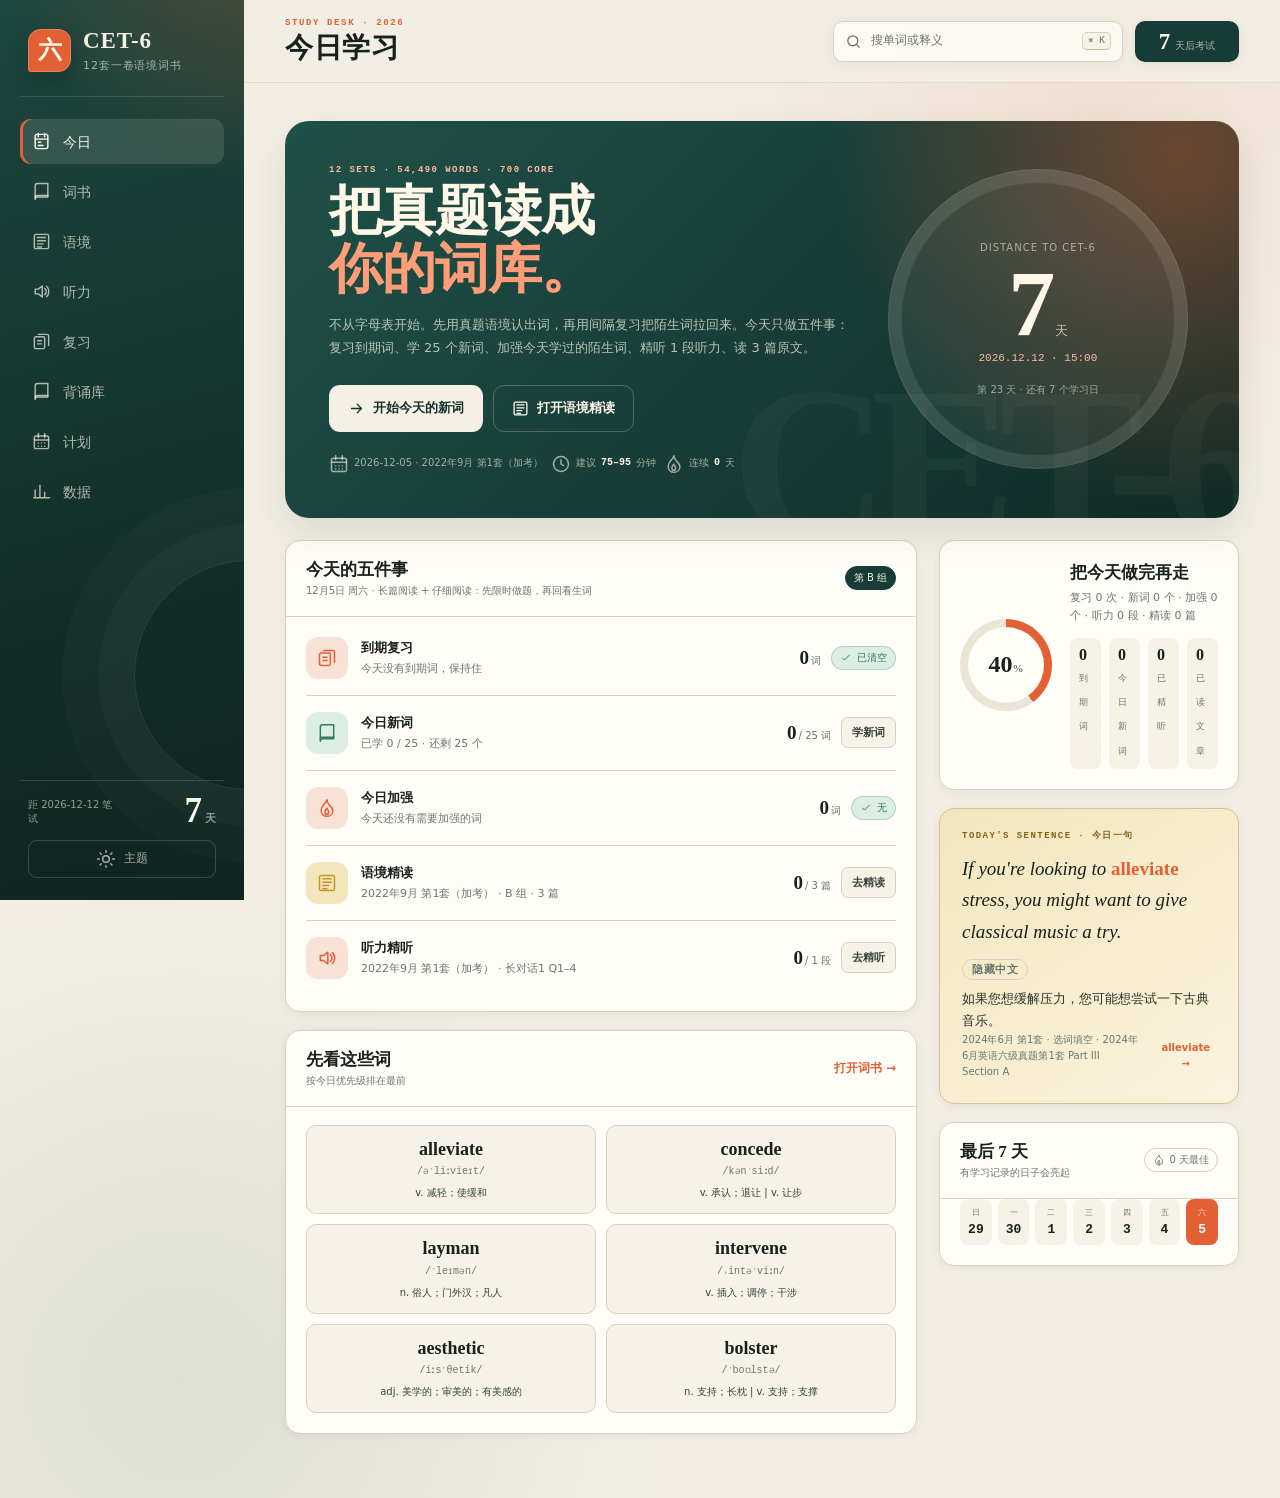
<file: site/index.html>
<!doctype html>
<html lang="zh-CN" data-theme="light">
<head>
  <meta charset="utf-8">
  <meta name="viewport" content="width=device-width, initial-scale=1">
  <meta name="theme-color" content="#173b36">
  <meta name="description" content="近12次英语六级第1套真题语境词书：700个核心词、真题原文、音标、间隔复习与84段听力精听。">
  <title>CET-6 12套一卷语境词书</title>
  <link rel="stylesheet" href="./assets/styles.css">
</head>
<body>
  <svg class="icon-defs" aria-hidden="true">
    <symbol id="i-today" viewBox="0 0 24 24"><path d="M4 5.5A2.5 2.5 0 0 1 6.5 3h11A2.5 2.5 0 0 1 20 5.5v13a2.5 2.5 0 0 1-2.5 2.5h-11A2.5 2.5 0 0 1 4 18.5z"/><path d="M8 2v4M16 2v4M4 9h16M8 13h3M8 17h6"/></symbol>
    <symbol id="i-book" viewBox="0 0 24 24"><path d="M4 4.8A2.8 2.8 0 0 1 6.8 2H20v17H7a3 3 0 0 0-3 3z"/><path d="M4 19.5A2.5 2.5 0 0 1 6.5 17H20"/></symbol>
    <symbol id="i-text" viewBox="0 0 24 24"><path d="M5 3h14a2 2 0 0 1 2 2v14a2 2 0 0 1-2 2H5a2 2 0 0 1-2-2V5a2 2 0 0 1 2-2z"/><path d="M7 7h10M7 11h10M7 15h7M7 19h5"/></symbol>
    <symbol id="i-cards" viewBox="0 0 24 24"><rect x="3" y="6" width="13" height="15" rx="2"/><path d="M8 3h11a2 2 0 0 1 2 2v12"/><path d="M7 11h5M7 15h5"/></symbol>
    <symbol id="i-calendar" viewBox="0 0 24 24"><rect x="3" y="5" width="18" height="16" rx="2"/><path d="M8 2v5M16 2v5M3 10h18M8 14h.01M12 14h.01M16 14h.01M8 18h.01M12 18h.01M16 18h.01"/></symbol>
    <symbol id="i-chart" viewBox="0 0 24 24"><path d="M4 20V10M10 20V4M16 20v-7M22 20H2"/></symbol>
    <symbol id="i-search" viewBox="0 0 24 24"><circle cx="11" cy="11" r="7"/><path d="m20 20-4-4"/></symbol>
    <symbol id="i-volume" viewBox="0 0 24 24"><path d="M4 9v6h4l5 4V5L8 9z"/><path d="M16 8a5 5 0 0 1 0 8M18.5 5.5a9 9 0 0 1 0 13"/></symbol>
    <symbol id="i-star" viewBox="0 0 24 24"><path d="m12 3 2.8 5.7 6.2.9-4.5 4.4 1.1 6.2-5.6-3-5.6 3 1.1-6.2L3 9.6l6.2-.9z"/></symbol>
    <symbol id="i-check" viewBox="0 0 24 24"><path d="m5 12 4 4L19 6"/></symbol>
    <symbol id="i-x" viewBox="0 0 24 24"><path d="M6 6l12 12M18 6 6 18"/></symbol>
    <symbol id="i-flame" viewBox="0 0 24 24"><path d="M12 22c4 0 7-2.7 7-6.5 0-3.3-2.1-5.4-4.2-7.3C13.4 6.8 12 4.7 12 2c-1 2.5-2.4 4.2-4 6-2 2.2-3 4.1-3 6.8C5 19 8 22 12 22z"/><path d="M9.5 17c0-2 1-3.5 2.5-5 0 2 2 2.8 2 5 0 1.4-1 2.5-2.2 2.5S9.5 18.4 9.5 17z"/></symbol>
    <symbol id="i-arrow" viewBox="0 0 24 24"><path d="M5 12h14M13 6l6 6-6 6"/></symbol>
    <symbol id="i-menu" viewBox="0 0 24 24"><path d="M4 6h16M4 12h16M4 18h16"/></symbol>
    <symbol id="i-sun" viewBox="0 0 24 24"><circle cx="12" cy="12" r="4"/><path d="M12 2v2M12 20v2M4.9 4.9l1.4 1.4M17.7 17.7l1.4 1.4M2 12h2M20 12h2M4.9 19.1l1.4-1.4M17.7 6.3l1.4-1.4"/></symbol>
    <symbol id="i-moon" viewBox="0 0 24 24"><path d="M21 12.8A9 9 0 1 1 11.2 3 7 7 0 0 0 21 12.8z"/></symbol>
    <symbol id="i-clock" viewBox="0 0 24 24"><circle cx="12" cy="12" r="9"/><path d="M12 7v5l3 2"/></symbol>
    <symbol id="i-quote" viewBox="0 0 24 24"><path d="M4 11h6v7H4zM14 6h6v7h-6z"/><path d="M10 11c0-4-2-6-5-6M20 6c0-3-2-4-5-4"/></symbol>
    <symbol id="i-chevron" viewBox="0 0 24 24"><path d="m8 10 4 4 4-4"/></symbol>
    <symbol id="i-download" viewBox="0 0 24 24"><path d="M12 3v12M7 10l5 5 5-5M4 21h16"/></symbol>
    <symbol id="i-upload" viewBox="0 0 24 24"><path d="M12 21V9M7 14l5-5 5 5M4 3h16"/></symbol>
    <symbol id="i-reset" viewBox="0 0 24 24"><path d="M3 12a9 9 0 1 0 3-6.7L3 8"/><path d="M3 3v5h5"/></symbol>
    <symbol id="i-settings" viewBox="0 0 24 24"><circle cx="12" cy="12" r="3"/><path d="M19.4 15a1.7 1.7 0 0 0 .3 1.9l.1.1-2.8 2.8-.1-.1a1.7 1.7 0 0 0-1.9-.3 1.7 1.7 0 0 0-1 1.6v.2h-4V21a1.7 1.7 0 0 0-1-1.6 1.7 1.7 0 0 0-1.9.3l-.1.1L4.2 17l.1-.1a1.7 1.7 0 0 0 .3-1.9A1.7 1.7 0 0 0 3 14H2.8v-4H3a1.7 1.7 0 0 0 1.6-1 1.7 1.7 0 0 0-.3-1.9L4.2 7 7 4.2l.1.1A1.7 1.7 0 0 0 9 4.6 1.7 1.7 0 0 0 10 3V2.8h4V3a1.7 1.7 0 0 0 1 1.6 1.7 1.7 0 0 0 1.9-.3l.1-.1L19.8 7l-.1.1a1.7 1.7 0 0 0-.3 1.9 1.7 1.7 0 0 0 1.6 1h.2v4H21a1.7 1.7 0 0 0-1.6 1z"/></symbol>
    <symbol id="i-eye" viewBox="0 0 24 24"><path d="M2 12s3.5-6 10-6 10 6 10 6-3.5 6-10 6S2 12 2 12z"/><circle cx="12" cy="12" r="2.5"/></symbol>
  </svg>

  <div class="app-shell">
    <aside class="sidebar" id="sidebar" aria-label="主导航">
      <a class="brand" href="#/today" aria-label="回到今日">
        <span class="brand-mark" aria-hidden="true">六</span>
        <span class="brand-copy">
          <strong>CET-6</strong>
          <small>12套一卷语境词书</small>
        </span>
      </a>
      <nav class="main-nav">
        <a class="nav-item" href="#/today" data-nav="today"><svg class="icon"><use href="#i-today"/></svg><span>今日</span><b class="nav-count" id="navDue">0</b></a>
        <a class="nav-item" href="#/words" data-nav="words"><svg class="icon"><use href="#i-book"/></svg><span>词书</span></a>
        <a class="nav-item" href="#/reading" data-nav="reading"><svg class="icon"><use href="#i-text"/></svg><span>语境</span></a>
        <a class="nav-item" href="#/listen" data-nav="listen"><svg class="icon"><use href="#i-volume"/></svg><span>听力</span></a>
        <a class="nav-item" href="#/review" data-nav="review"><svg class="icon"><use href="#i-cards"/></svg><span>复习</span><b class="nav-count nav-count--soft" id="navReview">0</b></a>
        <a class="nav-item" href="#/decks" data-nav="decks"><svg class="icon"><use href="#i-book"/></svg><span>背诵库</span></a>
        <a class="nav-item" href="#/plan" data-nav="plan"><svg class="icon"><use href="#i-calendar"/></svg><span>计划</span></a>
        <a class="nav-item" href="#/stats" data-nav="stats"><svg class="icon"><use href="#i-chart"/></svg><span>数据</span></a>
      </nav>
      <div class="sidebar-foot">
        <div class="side-countdown">
          <span>距 2026-12-12 笔试</span>
          <strong><b id="sideDays">29</b><small>天</small></strong>
        </div>
        <button class="ghost-btn side-theme" id="themeToggle" type="button" aria-label="切换主题">
          <svg class="icon icon-sun"><use href="#i-sun"/></svg>
          <svg class="icon icon-moon"><use href="#i-moon"/></svg>
          <span>主题</span>
        </button>
      </div>
    </aside>

    <div class="main-shell">
      <header class="topbar">
        <div class="topbar-left">
          <div>
            <div class="eyebrow">STUDY DESK · 2026</div>
            <h1 class="page-title" id="pageTitle">今日学习</h1>
          </div>
        </div>
        <div class="topbar-actions">
          <button class="search-trigger" id="searchOpen" type="button">
            <svg class="icon"><use href="#i-search"/></svg>
            <span>搜单词或释义</span>
            <kbd>⌘ K</kbd>
          </button>
          <div class="top-countdown" title="2026年12月12日 15:00 六级笔试">
            <span id="topDays">29</span>
            <small>天后考试</small>
          </div>
        </div>
      </header>
      <main id="viewRoot" class="view-root" tabindex="-1">
        <div class="boot-state">
          <div class="boot-mark">六</div>
          <p>正在展开 12 套真题语境…</p>
        </div>
      </main>
    </div>
  </div>

  <div class="mobile-scrim" id="mobileScrim" hidden></div>

  <div class="context-menu" id="contextMenu" role="menu" aria-label="单词操作" hidden></div>

  <div class="modal-layer" id="wordModal" hidden>
    <div class="modal-backdrop" data-close="wordModal"></div>
    <section class="word-modal" role="dialog" aria-modal="true" aria-labelledby="wordModalTitle">
      <button class="modal-close" type="button" data-close="wordModal" aria-label="关闭"><svg class="icon"><use href="#i-x"/></svg></button>
      <div id="wordModalBody"></div>
    </section>
  </div>

  <div class="modal-layer" id="searchModal" hidden>
    <div class="modal-backdrop" data-close="searchModal"></div>
    <section class="search-panel" role="dialog" aria-modal="true" aria-label="搜索词书">
      <div class="search-head">
        <svg class="icon"><use href="#i-search"/></svg>
        <input id="searchInput" type="search" placeholder="输入单词、中文释义或年份…" autocomplete="off" spellcheck="false">
        <kbd>Esc</kbd>
        <button class="modal-close modal-close--inline" type="button" data-close="searchModal" aria-label="关闭"><svg class="icon"><use href="#i-x"/></svg></button>
      </div>
      <div class="search-hints">
        <button type="button" data-search-q="resilience">resilience</button>
        <button type="button" data-search-q="sustainability">sustainability</button>
        <button type="button" data-search-q="2026年6月">2026年6月</button>
        <button type="button" data-search-q="陌生">陌生词</button>
      </div>
      <div class="search-results" id="searchResults"></div>
    </section>
  </div>

  <div class="toast-stack" id="toastStack" aria-live="polite" aria-atomic="true"></div>

  <noscript>
    <div class="noscript">这个网页需要 JavaScript 才能使用今日复习、右键词卡和本地记录。</div>
  </noscript>
  <script src="./data.js"></script>
  <script src="./assets/app.js"></script>
</body>
</html>
</file>
<file: site/assets/styles.css>
/* CET-6 12套一卷语境词书 */
:root {
  color-scheme: light;
  --bg: #f2eee4;
  --bg-deep: #e8e1d2;
  --surface: #fffdf7;
  --surface-2: #f7f2e7;
  --surface-3: #ebe5d7;
  --ink: #18211d;
  --ink-2: #35423c;
  --muted: #6b756f;
  --faint: #989f99;
  --line: #d8d1c1;
  --line-strong: #c2b9a6;
  --brand: #173b36;
  --brand-2: #275c51;
  --brand-3: #3f7468;
  --accent: #e26034;
  --accent-soft: #f8e1d7;
  --gold: #c89423;
  --gold-soft: #f3e6bd;
  --green: #2f7b5d;
  --green-soft: #dceee4;
  --red: #b84a43;
  --red-soft: #f4dcda;
  --blue: #356d86;
  --blue-soft: #deebf1;
  --shadow-sm: 0 2px 10px rgba(25, 35, 31, .06);
  --shadow: 0 16px 38px rgba(25, 35, 31, .10);
  --shadow-lg: 0 28px 80px rgba(18, 30, 26, .20);
  --serif: "Noto Serif SC", "Source Han Serif SC", "Songti SC", "SimSun", Georgia, serif;
  --sans: "Noto Sans SC", "Source Han Sans SC", "PingFang SC", "Microsoft YaHei", system-ui, -apple-system, sans-serif;
  --mono: "SFMono-Regular", "Cascadia Code", "Liberation Mono", Menlo, monospace;
  --radius-sm: 9px;
  --radius: 15px;
  --radius-lg: 24px;
  --sidebar: 244px;
}

[data-theme="dark"] {
  color-scheme: dark;
  --bg: #111815;
  --bg-deep: #0b100e;
  --surface: #18211d;
  --surface-2: #1e2924;
  --surface-3: #27342e;
  --ink: #eee9dc;
  --ink-2: #cfd5ce;
  --muted: #98a49d;
  --faint: #75817a;
  --line: #34423b;
  --line-strong: #49594f;
  --brand: #0d2a25;
  --brand-2: #1e4d43;
  --brand-3: #5b9485;
  --accent: #f0784c;
  --accent-soft: #3e251e;
  --gold: #e2b24d;
  --gold-soft: #3d3320;
  --green: #6bbd92;
  --green-soft: #1c3429;
  --red: #e07a73;
  --red-soft: #3b2422;
  --blue: #77aeca;
  --blue-soft: #1c2e36;
  --shadow-sm: 0 2px 10px rgba(0, 0, 0, .20);
  --shadow: 0 16px 38px rgba(0, 0, 0, .28);
  --shadow-lg: 0 28px 80px rgba(0, 0, 0, .48);
}

*, *::before, *::after { box-sizing: border-box; }
html { scroll-behavior: smooth; }
body {
  margin: 0;
  min-width: 320px;
  color: var(--ink);
  background:
    radial-gradient(circle at 86% 5%, rgba(226, 96, 52, .10), transparent 27rem),
    radial-gradient(circle at 14% 92%, rgba(39, 92, 81, .10), transparent 31rem),
    var(--bg);
  font-family: var(--sans);
  font-size: 15px;
  line-height: 1.62;
  -webkit-font-smoothing: antialiased;
}
body::before {
  content: "";
  position: fixed;
  inset: 0;
  pointer-events: none;
  opacity: .20;
  background-image:
    linear-gradient(90deg, transparent 0 23px, rgba(90, 78, 54, .035) 24px, transparent 25px),
    linear-gradient(transparent 0 31px, rgba(90, 78, 54, .028) 32px, transparent 33px);
  background-size: 48px 48px;
  z-index: -1;
}
[data-theme="dark"] body::before { opacity: .12; }

a { color: inherit; text-decoration: none; }
button, input, select, textarea { font: inherit; }
button { color: inherit; }
button { appearance: none; -webkit-appearance: none; }
button, a { -webkit-tap-highlight-color: transparent; }
::selection { background: var(--gold-soft); color: var(--ink); }

.icon-defs { position: absolute; width: 0; height: 0; overflow: hidden; }
.icon {
  width: 20px;
  height: 20px;
  flex: 0 0 auto;
  fill: none;
  stroke: currentColor;
  stroke-width: 1.8;
  stroke-linecap: round;
  stroke-linejoin: round;
}

.app-shell {
  display: grid;
  grid-template-columns: var(--sidebar) minmax(0, 1fr);
  min-height: 100vh;
}

.sidebar {
  position: sticky;
  top: 0;
  height: 100vh;
  padding: 28px 20px 22px;
  display: flex;
  flex-direction: column;
  background:
    radial-gradient(circle at 110% -10%, rgba(226, 96, 52, .28), transparent 17rem),
    linear-gradient(165deg, #1d473f 0%, #122d28 68%, #0e2420 100%);
  color: #f7f1e4;
  overflow: hidden;
  z-index: 40;
}
.sidebar::after {
  content: "";
  position: absolute;
  width: 230px;
  height: 230px;
  border: 1px solid rgba(247, 241, 228, .10);
  border-radius: 50%;
  right: -120px;
  bottom: 110px;
  box-shadow: 0 0 0 36px rgba(247, 241, 228, .025), 0 0 0 72px rgba(247, 241, 228, .018);
  pointer-events: none;
}
.brand {
  display: flex;
  align-items: center;
  gap: 12px;
  padding: 0 8px 24px;
  border-bottom: 1px solid rgba(247, 241, 228, .13);
  position: relative;
  z-index: 1;
}
.brand-mark {
  width: 43px;
  height: 43px;
  display: grid;
  place-items: center;
  border-radius: 13px 13px 13px 3px;
  background: var(--accent);
  color: #fff7ea;
  font-family: var(--serif);
  font-size: 24px;
  font-weight: 800;
  box-shadow: inset 0 0 0 1px rgba(255,255,255,.18), 0 8px 20px rgba(0,0,0,.18);
}
.brand-copy { display: flex; flex-direction: column; line-height: 1.16; }
.brand-copy strong {
  font-family: var(--serif);
  font-size: 23px;
  letter-spacing: .04em;
}
.brand-copy small { color: rgba(247, 241, 228, .63); font-size: 11px; letter-spacing: .08em; margin-top: 5px; }

.main-nav {
  display: flex;
  flex-direction: column;
  gap: 5px;
  margin-top: 22px;
  position: relative;
  z-index: 1;
}
.nav-item {
  position: relative;
  display: flex;
  align-items: center;
  gap: 12px;
  min-height: 45px;
  padding: 9px 12px;
  border-radius: 11px;
  color: rgba(247, 241, 228, .70);
  font-size: 14px;
  transition: .18s ease;
}
.nav-item:hover { color: #fff8ec; background: rgba(247, 241, 228, .075); }
.nav-item.active {
  color: #fff9ed;
  background: rgba(247, 241, 228, .12);
  box-shadow: inset 3px 0 0 var(--accent);
}
.nav-item .icon { width: 19px; height: 19px; }
.nav-item span { flex: 1; }
.nav-count {
  min-width: 23px;
  height: 21px;
  padding: 0 6px;
  display: grid;
  place-items: center;
  border-radius: 999px;
  background: var(--accent);
  color: #fff;
  font: 700 11px/1 var(--mono);
}
.nav-count:empty, .nav-count[data-zero="1"] { display: none; }
.nav-count--soft { background: rgba(247, 241, 228, .16); color: #f9f0dd; }

.sidebar-foot {
  margin-top: auto;
  padding: 16px 8px 0;
  border-top: 1px solid rgba(247, 241, 228, .13);
  position: relative;
  z-index: 1;
}
.side-countdown {
  display: flex;
  align-items: end;
  justify-content: space-between;
  gap: 10px;
  margin-bottom: 14px;
}
.side-countdown span { color: rgba(247, 241, 228, .58); font-size: 10px; line-height: 1.4; max-width: 94px; }
.side-countdown strong { font-family: var(--serif); font-size: 35px; line-height: .8; color: #fff7e7; }
.side-countdown small { font: 600 11px var(--sans); margin-left: 3px; color: rgba(247, 241, 228, .58); }
.ghost-btn {
  display: inline-flex;
  align-items: center;
  gap: 8px;
  border: 1px solid rgba(247, 241, 228, .18);
  background: transparent;
  border-radius: 9px;
  padding: 8px 10px;
  cursor: pointer;
}
.side-theme { width: 100%; justify-content: center; color: rgba(247, 241, 228, .68); font-size: 12px; }
.side-theme:hover { background: rgba(247, 241, 228, .08); color: #fff8ec; }
.icon-moon { display: none; }
[data-theme="dark"] .icon-sun { display: none; }
[data-theme="dark"] .icon-moon { display: block; }

.main-shell { min-width: 0; }
.topbar {
  position: sticky;
  top: 0;
  z-index: 30;
  height: 83px;
  display: flex;
  align-items: center;
  justify-content: space-between;
  gap: 20px;
  padding: 14px clamp(22px, 3.2vw, 48px);
  background: color-mix(in srgb, var(--bg) 82%, transparent);
  backdrop-filter: blur(18px) saturate(1.05);
  border-bottom: 1px solid color-mix(in srgb, var(--line) 65%, transparent);
}
.topbar-left { display: flex; align-items: center; gap: 12px; min-width: 0; }
.eyebrow {
  color: var(--accent);
  font: 700 9px/1.2 var(--mono);
  letter-spacing: .18em;
  margin-bottom: 4px;
}
.page-title {
  margin: 0;
  font-family: var(--serif);
  font-size: clamp(21px, 2.3vw, 28px);
  line-height: 1.1;
  letter-spacing: .02em;
  white-space: nowrap;
  overflow: hidden;
  text-overflow: ellipsis;
}
.topbar-actions { display: flex; align-items: center; gap: 12px; }
.search-trigger {
  display: flex;
  align-items: center;
  gap: 9px;
  height: 41px;
  width: min(290px, 23vw);
  padding: 0 11px;
  border: 1px solid var(--line);
  border-radius: 10px;
  background: color-mix(in srgb, var(--surface) 80%, transparent);
  color: var(--muted);
  cursor: pointer;
  box-shadow: var(--shadow-sm);
  text-align: left;
}
.search-trigger:hover { border-color: var(--line-strong); color: var(--ink-2); }
.search-trigger .icon { width: 17px; height: 17px; }
.search-trigger span { flex: 1; font-size: 12px; }
kbd {
  border: 1px solid var(--line);
  border-bottom-color: var(--line-strong);
  border-radius: 5px;
  background: var(--surface-2);
  color: var(--muted);
  padding: 2px 5px;
  font: 10px/1.2 var(--mono);
}
.top-countdown {
  height: 41px;
  min-width: 104px;
  display: flex;
  align-items: baseline;
  justify-content: center;
  gap: 5px;
  padding: 0 13px;
  border-radius: 10px;
  background: var(--brand);
  color: #fff8ea;
  box-shadow: var(--shadow-sm);
}
.top-countdown span { font-family: var(--serif); font-size: 23px; font-weight: 700; line-height: 41px; }
.top-countdown small { font-size: 10px; color: rgba(255, 248, 234, .66); }
.mobile-menu { display: none !important; }

.view-root {
  width: min(1380px, 100%);
  margin: 0 auto;
  padding: clamp(22px, 3vw, 42px) clamp(22px, 3.2vw, 48px) 70px;
  outline: none;
}
.boot-state { min-height: 60vh; display: grid; place-content: center; text-align: center; color: var(--muted); }
.boot-mark { width: 68px; height: 68px; margin: 0 auto 16px; display: grid; place-items: center; border-radius: 20px 20px 20px 6px; background: var(--brand); color: #fff7e7; font: 800 38px var(--serif); }

.view-enter { animation: viewIn .28s ease both; }
@keyframes viewIn { from { transform: translateY(7px); } to { transform: none; } }

/* Shared */
.section-head {
  display: flex;
  align-items: end;
  justify-content: space-between;
  gap: 20px;
  margin: 0 0 18px;
}
.section-head h2, .section-head h1 { margin: 0; font-family: var(--serif); font-size: clamp(22px, 2.7vw, 33px); line-height: 1.16; letter-spacing: .01em; }
.section-head p { margin: 5px 0 0; color: var(--muted); font-size: 12px; }
.kicker { color: var(--accent); font: 700 9px/1.2 var(--mono); letter-spacing: .16em; margin-bottom: 7px; }
.muted { color: var(--muted); }
.small { font-size: 12px; }
.mono { font-family: var(--mono); }
.serif { font-family: var(--serif); }
.nowrap { white-space: nowrap; }
.divider { height: 1px; background: var(--line); margin: 24px 0; }
.empty-state {
  padding: 46px 24px;
  text-align: center;
  border: 1px dashed var(--line-strong);
  border-radius: var(--radius);
  background: color-mix(in srgb, var(--surface) 60%, transparent);
}
.empty-state h3 { margin: 12px 0 6px; font: 700 18px var(--serif); }
.empty-state p { margin: 0 auto 18px; max-width: 470px; color: var(--muted); font-size: 13px; }
.empty-state .empty-icon { width: 52px; height: 52px; margin: 0 auto; display: grid; place-items: center; border-radius: 50%; background: var(--surface-3); color: var(--brand-3); }

.btn {
  display: inline-flex;
  align-items: center;
  justify-content: center;
  gap: 8px;
  min-height: 39px;
  padding: 8px 14px;
  border-radius: 9px;
  border: 1px solid transparent;
  background: var(--surface-2);
  color: var(--ink-2);
  font-weight: 650;
  font-size: 12px;
  cursor: pointer;
  transition: .16s ease;
  white-space: nowrap;
}
.btn:hover { transform: translateY(-1px); }
.btn:active { transform: none; }
.btn .icon { width: 17px; height: 17px; }
.btn-primary { background: var(--accent); color: #fff9ef; box-shadow: 0 6px 16px color-mix(in srgb, var(--accent) 25%, transparent); }
.btn-primary:hover { background: color-mix(in srgb, var(--accent) 88%, #000); }
.btn-dark { background: var(--brand); color: #fff8e8; }
.btn-soft { background: var(--surface-2); border-color: var(--line); }
.btn-soft:hover { background: var(--surface-3); border-color: var(--line-strong); }
.btn-ghost { background: transparent; border-color: var(--line); }
.btn-ghost:hover { background: var(--surface-2); }
.btn-green { background: var(--green); color: #fff; }
.btn-red { background: var(--red); color: #fff; }
.btn-sm { min-height: 31px; padding: 5px 10px; font-size: 11px; border-radius: 7px; }
.btn-lg { min-height: 47px; padding: 11px 18px; font-size: 13px; border-radius: 11px; }
.icon-btn {
  width: 38px;
  height: 38px;
  display: inline-grid;
  place-items: center;
  border: 1px solid var(--line);
  border-radius: 9px;
  background: var(--surface);
  color: var(--muted);
  cursor: pointer;
}
.icon-btn:hover { color: var(--ink); border-color: var(--line-strong); }
.icon-btn .icon { width: 18px; height: 18px; }
.link-btn {
  border: 0;
  background: none;
  padding: 0;
  color: var(--accent);
  cursor: pointer;
  font-weight: 650;
  font-size: 12px;
}

.pill {
  display: inline-flex;
  align-items: center;
  gap: 5px;
  min-height: 24px;
  padding: 3px 8px;
  border-radius: 999px;
  border: 1px solid var(--line);
  background: var(--surface);
  color: var(--muted);
  font-size: 10px;
  line-height: 1.2;
  white-space: nowrap;
}
.pill .icon { width: 12px; height: 12px; }
.pill-gold { background: var(--gold-soft); border-color: color-mix(in srgb, var(--gold) 25%, transparent); color: #7f5d11; }
[data-theme="dark"] .pill-gold { color: #f0c969; }
.pill-green { background: var(--green-soft); border-color: color-mix(in srgb, var(--green) 25%, transparent); color: var(--green); }
.pill-red { background: var(--red-soft); border-color: color-mix(in srgb, var(--red) 22%, transparent); color: var(--red); }
.pill-blue { background: var(--blue-soft); border-color: color-mix(in srgb, var(--blue) 22%, transparent); color: var(--blue); }
.pill-ink { background: var(--brand); border-color: var(--brand); color: #fff6e5; }

/* Dashboard */
.hero {
  position: relative;
  overflow: hidden;
  display: grid;
  grid-template-columns: minmax(0, 1.25fr) minmax(280px, .75fr);
  gap: 28px;
  padding: clamp(25px, 3.5vw, 44px);
  border-radius: var(--radius-lg);
  background:
    radial-gradient(circle at 94% 8%, rgba(226, 96, 52, .42), transparent 22rem),
    linear-gradient(135deg, #1f5148 0%, #173b36 57%, #102a25 100%);
  color: #fff8e9;
  box-shadow: var(--shadow);
}
.hero::before {
  content: "CET-6";
  position: absolute;
  right: -14px;
  bottom: -55px;
  font: 900 clamp(100px, 17vw, 220px)/1 var(--serif);
  color: rgba(255, 248, 233, .035);
  letter-spacing: -.08em;
  pointer-events: none;
}
.hero-copy { position: relative; z-index: 1; display: flex; flex-direction: column; justify-content: center; }
.hero .kicker { color: #ffb99e; }
.hero h1 { margin: 0 0 14px; font: 700 clamp(31px, 4.3vw, 54px)/1.07 var(--serif); letter-spacing: -.02em; max-width: 750px; }
.hero h1 em { font-style: normal; color: #ff9d78; }
.hero p { margin: 0; max-width: 660px; color: rgba(255, 248, 233, .70); font-size: 13px; line-height: 1.8; }
.hero-actions { display: flex; align-items: center; gap: 10px; flex-wrap: wrap; margin-top: 25px; }
.hero-actions .btn-primary { background: #f4f0e4; color: #15332d; box-shadow: none; }
.hero-actions .btn-primary:hover { background: #fff9eb; }
.hero-actions .btn-ghost { border-color: rgba(255, 248, 233, .22); color: #fff8e9; }
.hero-actions .btn-ghost:hover { background: rgba(255, 248, 233, .09); }
.hero-meta { display: flex; gap: 8px; flex-wrap: wrap; margin-top: 22px; }
.hero-meta span { display: inline-flex; align-items: center; gap: 5px; color: rgba(255, 248, 233, .60); font-size: 10px; }
.hero-meta b { color: #fff8e9; font-family: var(--mono); font-weight: 600; }
.hero-side {
  position: relative;
  z-index: 1;
  display: flex;
  align-items: center;
  justify-content: center;
}
.countdown-card {
  width: 100%;
  max-width: 300px;
  aspect-ratio: 1;
  display: flex;
  flex-direction: column;
  align-items: center;
  justify-content: center;
  border-radius: 50%;
  border: 1px solid rgba(255, 248, 233, .18);
  background: rgba(255, 248, 233, .055);
  box-shadow: inset 0 0 0 12px rgba(255, 248, 233, .018), inset 0 0 0 13px rgba(255, 248, 233, .08);
}
.countdown-card small { color: rgba(255, 248, 233, .57); font-size: 10px; letter-spacing: .10em; }
.countdown-big { display: flex; align-items: baseline; gap: 5px; margin: 3px 0 1px; }
.countdown-big b { font: 700 clamp(62px, 7.4vw, 94px)/.95 var(--serif); letter-spacing: -.06em; }
.countdown-big span { font-size: 13px; color: rgba(255, 248, 233, .70); }
.countdown-date { color: #ffb99e; font-size: 11px; font-family: var(--mono); }
.countdown-foot { margin-top: 15px; color: rgba(255, 248, 233, .56); font-size: 10px; }

.dashboard-grid {
  display: grid;
  grid-template-columns: minmax(0, 1.45fr) minmax(300px, .55fr);
  gap: 22px;
  margin-top: 22px;
}
.stack { display: flex; flex-direction: column; gap: 18px; }
.card {
  background: var(--surface);
  border: 1px solid var(--line);
  border-radius: var(--radius);
  box-shadow: var(--shadow-sm);
}
.card-pad { padding: 22px; }
.card-head {
  display: flex;
  align-items: center;
  justify-content: space-between;
  gap: 14px;
  padding: 17px 20px;
  border-bottom: 1px solid var(--line);
}
.card-head h3 { margin: 0; font: 700 17px var(--serif); }
.card-head p { margin: 2px 0 0; color: var(--muted); font-size: 10px; }

.task-list { padding: 4px 20px 16px; }
.task-row {
  display: grid;
  grid-template-columns: 42px minmax(0, 1fr) auto;
  align-items: center;
  gap: 13px;
  padding: 16px 0;
  border-bottom: 1px solid var(--line);
}
.task-row:last-child { border-bottom: 0; }
.task-icon {
  width: 42px;
  height: 42px;
  display: grid;
  place-items: center;
  border-radius: 12px;
  background: var(--surface-2);
  color: var(--brand-3);
}
.task-icon.accent { background: var(--accent-soft); color: var(--accent); }
.task-icon.gold { background: var(--gold-soft); color: var(--gold); }
.task-icon.green { background: var(--green-soft); color: var(--green); }
.task-title { display: flex; align-items: center; gap: 7px; font-weight: 700; font-size: 13px; }
.task-sub { color: var(--muted); font-size: 11px; margin-top: 2px; }
.task-count { font: 700 19px var(--serif); color: var(--ink); }
.task-count small { font: 10px var(--sans); color: var(--muted); margin-left: 2px; }
.task-action { display: flex; align-items: center; gap: 10px; }
.task-done { color: var(--green); }

.today-progress {
  display: flex;
  align-items: center;
  gap: 18px;
  padding: 20px;
}
.progress-ring {
  --p: 0;
  width: 92px;
  height: 92px;
  flex: 0 0 auto;
  display: grid;
  place-items: center;
  border-radius: 50%;
  background: conic-gradient(var(--accent) calc(var(--p) * 1%), var(--surface-3) 0);
  position: relative;
}
.progress-ring::before {
  content: "";
  position: absolute;
  inset: 8px;
  border-radius: 50%;
  background: var(--surface);
}
.progress-ring b { position: relative; z-index: 1; font: 700 24px var(--serif); }
.progress-ring b small { font-size: 11px; color: var(--muted); }
.progress-copy h3 { margin: 0 0 5px; font: 700 17px var(--serif); }
.progress-copy p { margin: 0; color: var(--muted); font-size: 11px; line-height: 1.7; }
.mini-stats { display: grid; grid-template-columns: repeat(4, 1fr); gap: 8px; margin-top: 12px; }
.mini-stat { padding: 8px 9px; border-radius: 8px; background: var(--surface-2); }
.mini-stat b { display: block; font: 700 16px var(--serif); }
.mini-stat span { color: var(--muted); font-size: 9px; }

.today-words { display: grid; grid-template-columns: repeat(2, minmax(0,1fr)); gap: 10px; padding: 18px 20px 20px; }
.mini-word {
  padding: 12px;
  border: 1px solid var(--line);
  border-radius: 10px;
  background: var(--surface-2);
  cursor: pointer;
  transition: .16s ease;
}
.mini-word:hover { border-color: var(--line-strong); transform: translateY(-1px); background: var(--surface); }
.mini-word strong { font: 700 18px var(--serif); }
.mini-word .ipa { display: block; margin-top: 2px; color: var(--muted); font: 10px var(--mono); }
.mini-word p { margin: 7px 0 0; color: var(--ink-2); font-size: 10px; white-space: nowrap; overflow: hidden; text-overflow: ellipsis; }

.quote-card {
  padding: 22px;
  background: linear-gradient(145deg, var(--gold-soft), color-mix(in srgb, var(--gold-soft) 42%, var(--surface)));
  border: 1px solid color-mix(in srgb, var(--gold) 26%, var(--line));
}
.quote-card .kicker { color: #886218; }
[data-theme="dark"] .quote-card .kicker { color: #e7bd5b; }
.quote-text { margin: 11px 0 12px; font: italic 19px/1.65 Georgia, var(--serif); }
.quote-text mark { background: transparent; color: var(--accent); font-style: normal; font-weight: 700; }
.quote-meta { display: flex; align-items: center; justify-content: space-between; gap: 16px; color: var(--muted); font-size: 10px; }
.quote-meta button { border: 0; background: none; color: var(--accent); cursor: pointer; font-weight: 700; }

.week-strip { display: flex; gap: 6px; padding: 0 20px 20px; }
.week-day { flex: 1; text-align: center; padding: 8px 2px; border-radius: 8px; background: var(--surface-2); }
.week-day span { display: block; color: var(--muted); font-size: 8px; }
.week-day b { display: block; margin-top: 2px; font: 700 13px var(--mono); }
.week-day.done { background: var(--green-soft); color: var(--green); }
.week-day.today { background: var(--accent); color: #fff; }
.week-day.today span { color: rgba(255,255,255,.72); }

/* Wordbook */
.toolbar {
  display: flex;
  align-items: center;
  gap: 10px;
  flex-wrap: wrap;
  padding: 15px 18px;
  border: 1px solid var(--line);
  border-radius: var(--radius);
  background: var(--surface);
  box-shadow: var(--shadow-sm);
  margin-bottom: 18px;
}
.filter-group { display: flex; align-items: center; gap: 6px; flex-wrap: wrap; }
.filter-chip {
  min-height: 31px;
  padding: 5px 10px;
  border: 1px solid var(--line);
  border-radius: 999px;
  background: transparent;
  color: var(--muted);
  font-size: 11px;
  cursor: pointer;
}
.filter-chip:hover { color: var(--ink); border-color: var(--line-strong); }
.filter-chip.active { border-color: var(--brand); background: var(--brand); color: #fff6e4; }
.toolbar-spacer { flex: 1; }
.inline-search {
  display: flex;
  align-items: center;
  gap: 8px;
  min-width: 220px;
  height: 34px;
  padding: 0 10px;
  border: 1px solid var(--line);
  border-radius: 8px;
  background: var(--surface-2);
  color: var(--muted);
}
.inline-search input { width: 100%; border: 0; outline: 0; background: transparent; color: var(--ink); font-size: 11px; }
.select {
  height: 34px;
  padding: 0 29px 0 10px;
  border: 1px solid var(--line);
  border-radius: 8px;
  background: var(--surface-2);
  color: var(--ink-2);
  font-size: 11px;
  cursor: pointer;
}
.list-meta { display: flex; align-items: center; justify-content: space-between; gap: 12px; margin: 0 2px 12px; color: var(--muted); font-size: 11px; }
.word-list { display: grid; grid-template-columns: repeat(2, minmax(0, 1fr)); gap: 13px; }
.word-card {
  position: relative;
  padding: 18px 18px 15px;
  border: 1px solid var(--line);
  border-radius: 13px;
  background: var(--surface);
  box-shadow: var(--shadow-sm);
  transition: .18s ease;
  overflow: hidden;
}
.word-card::before {
  content: "";
  position: absolute;
  left: 0; top: 15px; bottom: 15px;
  width: 3px;
  border-radius: 0 3px 3px 0;
  background: transparent;
}
.word-card:hover { border-color: var(--line-strong); transform: translateY(-2px); box-shadow: var(--shadow); }
.word-card.status-familiar::before { background: var(--green); }
.word-card.status-unfamiliar::before { background: var(--red); }
.word-card.favorite { border-color: color-mix(in srgb, var(--gold) 35%, var(--line)); }
.word-card-top { display: flex; align-items: flex-start; justify-content: space-between; gap: 12px; }
.word-title-row { min-width: 0; }
.word-title {
  border: 0;
  background: transparent;
  padding: 0;
  margin: 0;
  font: 700 23px/1.15 var(--serif);
  color: var(--ink);
  cursor: pointer;
  text-align: left;
}
.word-title:hover { color: var(--accent); }
.word-meta { display: flex; align-items: center; gap: 8px; flex-wrap: wrap; margin-top: 4px; }
.ipa { color: var(--brand-3); font: 11px/1.3 var(--mono); }
.word-actions { display: flex; align-items: center; gap: 4px; }
.word-actions .icon-btn { width: 30px; height: 30px; border: 0; background: transparent; color: var(--faint); }
.word-actions .icon-btn:hover { background: var(--surface-2); color: var(--ink); }
.word-actions .icon-btn.fav-on { color: var(--gold); }
.word-def { margin: 12px 0 0; color: var(--ink-2); font-size: 12px; line-height: 1.65; }
.word-context {
  margin: 12px 0 0;
  padding: 10px 12px;
  border-left: 2px solid var(--line-strong);
  background: var(--surface-2);
  color: var(--muted);
  font: 12px/1.6 Georgia, var(--serif);
}
.word-context mark { background: var(--gold-soft); color: var(--ink); padding: 0 2px; }
.word-card-foot { display: flex; align-items: center; gap: 6px; flex-wrap: wrap; margin-top: 12px; }
.word-card-foot .source { color: var(--faint); font-size: 9px; margin-left: auto; }
.load-more-wrap { display: flex; justify-content: center; padding: 26px 0 0; }

/* Reading */
.reading-shell { display: grid; grid-template-columns: 276px minmax(0, 1fr); gap: 20px; align-items: start; }
.paper-nav {
  position: sticky;
  top: 103px;
  max-height: calc(100vh - 123px);
  overflow: auto;
  border: 1px solid var(--line);
  border-radius: var(--radius);
  background: var(--surface);
  box-shadow: var(--shadow-sm);
}
.paper-nav-head { padding: 16px 16px 12px; border-bottom: 1px solid var(--line); }
.paper-nav-head h3 { margin: 0; font: 700 16px var(--serif); }
.paper-nav-head p { margin: 3px 0 0; color: var(--muted); font-size: 9px; }
.set-group { border-bottom: 1px solid var(--line); }
.set-group:last-child { border-bottom: 0; }
.set-toggle {
  width: 100%;
  border: 0;
  background: transparent;
  padding: 11px 13px;
  display: flex;
  align-items: center;
  gap: 9px;
  cursor: pointer;
  text-align: left;
}
.set-toggle:hover { background: var(--surface-2); }
.set-toggle b { font-size: 11px; flex: 1; font-weight: 700; }
.set-toggle span { color: var(--muted); font-size: 9px; }
.set-toggle .icon { width: 14px; height: 14px; color: var(--faint); transition: .18s ease; }
.set-group.open .set-toggle .icon { transform: rotate(180deg); }
.article-nav { display: none; padding: 0 8px 9px; }
.set-group.open .article-nav { display: block; }
.article-link {
  width: 100%;
  display: flex;
  align-items: flex-start;
  gap: 7px;
  padding: 8px 8px;
  border: 0;
  border-radius: 7px;
  background: transparent;
  text-align: left;
  color: var(--muted);
  cursor: pointer;
  font-size: 10px;
  line-height: 1.35;
}
.article-link:hover { background: var(--surface-2); color: var(--ink); }
.article-link.active { background: var(--accent-soft); color: var(--accent); font-weight: 650; }
.article-link .dot { width: 5px; height: 5px; flex: 0 0 auto; border-radius: 50%; background: var(--line-strong); margin-top: 5px; }
.article-link.active .dot { background: var(--accent); }
.article-link small { display: block; color: var(--faint); font-size: 8px; margin-top: 1px; }

.article-shell { min-width: 0; }
.reading-mobile-nav {
  display: none;
  align-items: center;
  gap: 8px;
  margin-bottom: 12px;
}
.reading-mobile-nav .inline-search { flex: 1; }
.reading-mobile-nav .select { width: 100%; }
.article-toolbar { display: flex; align-items: center; justify-content: space-between; gap: 12px; margin-bottom: 12px; }
.article-toolbar .crumbs { color: var(--muted); font-size: 10px; }
.article-toolbar .crumbs b { color: var(--ink-2); }
.article-actions { display: flex; gap: 7px; }
.article-paper {
  position: relative;
  padding: clamp(26px, 4.2vw, 58px) clamp(24px, 5.2vw, 72px);
  border: 1px solid var(--line);
  border-radius: 4px 4px 18px 18px;
  background:
    linear-gradient(90deg, transparent 0 49px, color-mix(in srgb, var(--accent) 16%, transparent) 50px, transparent 51px),
    var(--surface);
  box-shadow: var(--shadow);
}
[data-theme="dark"] .article-paper { background: linear-gradient(90deg, transparent 0 49px, rgba(240,120,76,.10) 50px, transparent 51px), var(--surface); }
.article-paper::before {
  content: "";
  position: absolute;
  top: 0; left: 0; right: 0;
  height: 5px;
  background: linear-gradient(90deg, var(--accent), var(--gold), var(--brand-3));
}
.article-kicker { display: flex; align-items: center; gap: 8px; flex-wrap: wrap; margin-bottom: 12px; }
.article-title { margin: 0; max-width: 880px; font: 700 clamp(27px, 3.7vw, 42px)/1.18 var(--serif); letter-spacing: -.01em; }
.article-byline { margin: 12px 0 0; color: var(--muted); font-size: 10px; }
.article-source-note { margin: 15px 0 0; padding: 11px 13px; border-left: 2px solid var(--gold); background: var(--surface-2); color: var(--muted); font-size: 10px; line-height: 1.6; }
.key-words { display: flex; align-items: center; gap: 6px; flex-wrap: wrap; margin: 16px 0 0; }
.key-words > span { color: var(--muted); font-size: 9px; margin-right: 2px; }
.key-word {
  border: 1px solid color-mix(in srgb, var(--gold) 28%, var(--line));
  background: var(--gold-soft);
  color: #745414;
  border-radius: 999px;
  padding: 3px 8px;
  font-size: 10px;
  cursor: pointer;
}
[data-theme="dark"] .key-word { color: #f0c96b; }
.key-word:hover { border-color: var(--gold); }
.article-body { margin-top: 28px; column-gap: 42px; }
.article-body p {
  margin: 0 0 1.45em;
  font: 18px/1.9 Georgia, var(--serif);
  letter-spacing: .002em;
  color: var(--ink-2);
}
.article-body p:first-child::first-letter {
  float: left;
  font: 700 47px/.9 var(--serif);
  padding: 6px 7px 0 0;
  color: var(--accent);
}
.article-body.listening p:first-child::first-letter {
  float: none;
  font: inherit;
  padding: 0;
  color: inherit;
}
.w {
  cursor: pointer;
  border-radius: 2px;
  padding: 0 1px;
  margin: 0 -1px;
  border-bottom: 1px dotted transparent;
  transition: background .12s ease, border-color .12s ease;
}
.w:hover { background: var(--gold-soft); border-bottom-color: var(--gold); }
.w.familiar { border-bottom-color: color-mix(in srgb, var(--green) 65%, transparent); }
.w.unfamiliar { background: color-mix(in srgb, var(--red-soft) 48%, transparent); border-bottom-color: var(--red); }
.w.fuzzy { border-bottom-color: var(--blue); }
.w.favorite { text-decoration: underline; text-decoration-color: var(--gold); text-decoration-thickness: 2px; text-underline-offset: 3px; }
.article-foot { display: flex; justify-content: space-between; align-items: center; gap: 16px; margin-top: 30px; padding-top: 18px; border-top: 1px solid var(--line); color: var(--muted); font-size: 9px; }
.article-foot .actions { display: flex; gap: 7px; }
.reading-tip {
  position: sticky;
  bottom: 16px;
  margin: 18px auto 0;
  width: fit-content;
  padding: 8px 13px;
  border: 1px solid var(--line);
  border-radius: 999px;
  background: color-mix(in srgb, var(--surface) 86%, transparent);
  box-shadow: var(--shadow-sm);
  color: var(--muted);
  backdrop-filter: blur(10px);
  font-size: 10px;
  z-index: 5;
}

/* Listening */
.listen-shell { grid-template-columns: 286px minmax(0, 1fr); }
.listen-paper-nav .article-link { align-items: center; }
.listen-seg-check {
  width: 15px;
  height: 15px;
  margin-left: auto;
  display: inline-grid;
  place-items: center;
  border-radius: 50%;
  background: var(--green-soft);
  color: var(--green);
  flex: 0 0 auto;
}
.listen-seg-check .icon { width: 10px; height: 10px; }
.listen-main { min-width: 0; }
.listen-stage {
  overflow: hidden;
  border: 1px solid var(--line);
  border-radius: var(--radius-lg);
  background: var(--surface);
  box-shadow: var(--shadow);
}
.listen-stage-head {
  display: flex;
  align-items: flex-start;
  justify-content: space-between;
  gap: 20px;
  padding: clamp(22px, 3.2vw, 34px);
  background:
    radial-gradient(circle at 92% 0%, color-mix(in srgb, var(--accent) 15%, transparent), transparent 22rem),
    var(--surface);
  border-bottom: 1px solid var(--line);
}
.listen-stage-head .crumbs { color: var(--muted); font-size: 10px; }
.listen-stage-head h2 {
  margin: 6px 0 0;
  font: 700 clamp(30px, 4.5vw, 52px)/1.05 var(--serif);
  letter-spacing: -.025em;
}
.listen-stage-head h2 span {
  color: var(--accent);
  font: 700 13px var(--mono);
  letter-spacing: 0;
  vertical-align: middle;
}
.listen-meta { display: flex; align-items: center; gap: 6px; flex-wrap: wrap; margin-top: 13px; }
.listen-stage-links { display: flex; gap: 7px; flex-wrap: wrap; justify-content: flex-end; }
.listen-player {
  padding: clamp(18px, 3vw, 28px);
  border-bottom: 1px solid var(--line);
  background:
    linear-gradient(145deg, color-mix(in srgb, var(--brand) 4%, var(--surface)), var(--surface-2));
}
.listen-player-top {
  display: flex;
  align-items: center;
  gap: 16px;
  margin-bottom: 13px;
}
.listen-play-main {
  min-width: 158px;
  min-height: 50px;
  display: inline-flex;
  align-items: center;
  justify-content: center;
  gap: 10px;
  padding: 10px 18px;
  border: 0;
  border-radius: 12px;
  background: var(--brand);
  color: #fff8e8;
  box-shadow: 0 9px 20px color-mix(in srgb, var(--brand) 22%, transparent);
  cursor: pointer;
  font-weight: 700;
}
.listen-play-main:hover { background: var(--brand-2); }
.listen-play-main.playing { background: var(--accent); }
.listen-play-icon {
  width: 25px;
  height: 25px;
  display: grid;
  place-items: center;
  border-radius: 50%;
  background: rgba(255,255,255,.14);
  font: 700 11px var(--mono);
}
.listen-position { display: flex; flex-direction: column; min-width: 0; }
.listen-position b { font: 700 19px/1.1 var(--mono); color: var(--ink); }
.listen-position span { margin-top: 3px; color: var(--muted); font-size: 9px; }
.listen-audio {
  width: 100%;
  height: 42px;
  display: block;
  margin: 0;
}
.listen-controls {
  display: flex;
  align-items: center;
  gap: 7px;
  flex-wrap: wrap;
  margin-top: 10px;
}
.listen-rates {
  display: inline-flex;
  gap: 2px;
  padding: 3px;
  border: 1px solid var(--line);
  border-radius: 8px;
  background: var(--surface);
}
.listen-rates button {
  border: 0;
  border-radius: 5px;
  padding: 4px 7px;
  background: transparent;
  color: var(--muted);
  font: 9px var(--mono);
  cursor: pointer;
}
.listen-rates button.active { background: var(--brand); color: #fff8e8; }
.listen-loop.active {
  border-color: color-mix(in srgb, var(--green) 45%, var(--line));
  background: var(--green-soft);
  color: var(--green);
}
.listen-source-link {
  margin-left: auto;
  color: var(--muted);
  font-size: 9px;
  text-decoration: underline;
  text-underline-offset: 2px;
}
.listen-source-link:hover { color: var(--accent); }
.listen-audio-note {
  margin: 10px 0 0;
  color: var(--muted);
  font-size: 9px;
}
.listen-audio-error {
  margin-top: 10px;
  padding: 10px 12px;
  border-left: 3px solid var(--red);
  border-radius: 7px;
  background: var(--red-soft);
  color: var(--ink-2);
  font-size: 10px;
}
.listen-audio-error b { color: var(--red); margin-right: 4px; }
.listen-audio-error a { color: var(--accent); text-decoration: underline; }

.listen-method, .listen-transcript, .listen-dictation {
  padding: clamp(20px, 3vw, 30px);
  border-bottom: 1px solid var(--line);
}
.listen-method-head, .listen-section-head {
  display: flex;
  align-items: flex-start;
  justify-content: space-between;
  gap: 14px;
  margin-bottom: 15px;
}
.listen-method-head h3, .listen-section-head h3 {
  margin: 3px 0 0;
  font: 700 clamp(19px, 2.4vw, 26px) var(--serif);
}
.listen-method-head > span {
  min-width: 45px;
  height: 45px;
  display: grid;
  place-items: center;
  border-radius: 50%;
  background: var(--surface-2);
  color: var(--accent);
  font: 700 12px var(--mono);
}
.listen-steps {
  display: grid;
  grid-template-columns: repeat(2, minmax(0, 1fr));
  gap: 8px;
}
.listen-step {
  display: grid;
  grid-template-columns: 31px minmax(0, 1fr) 19px;
  align-items: center;
  gap: 10px;
  padding: 13px;
  border: 1px solid var(--line);
  border-radius: 11px;
  background: var(--surface-2);
  color: var(--ink-2);
  text-align: left;
  cursor: pointer;
  transition: .15s ease;
}
.listen-step:hover { border-color: var(--line-strong); background: var(--surface); }
.listen-step > b {
  color: var(--faint);
  font: 700 10px var(--mono);
}
.listen-step > span { font-weight: 700; font-size: 11px; }
.listen-step small { display: block; margin-top: 2px; color: var(--muted); font-size: 9px; font-weight: 400; line-height: 1.45; }
.listen-step > i {
  width: 18px;
  height: 18px;
  display: grid;
  place-items: center;
  border: 1px solid var(--line);
  border-radius: 50%;
  color: transparent;
}
.listen-step > i .icon { width: 10px; height: 10px; }
.listen-step.done {
  border-color: color-mix(in srgb, var(--green) 38%, var(--line));
  background: var(--green-soft);
}
.listen-step.done > b { color: var(--green); }
.listen-step.done > i { border-color: var(--green); background: var(--green); color: #fff; }
.listen-method-note {
  margin: 14px 0 0;
  padding: 11px 13px;
  border-left: 2px solid var(--gold);
  background: var(--gold-soft);
  color: var(--ink-2);
  font-size: 10px;
  line-height: 1.7;
}
.listen-method-note b { color: #745414; }
[data-theme="dark"] .listen-method-note b { color: #f0c96b; }

.listen-transcript-body {
  max-height: 620px;
  overflow: auto;
  margin-top: 0;
  padding: 4px 4px 0;
}
.listen-transcript-body p { font-size: 16px; line-height: 1.8; }
.listen-blind-cover {
  width: 100%;
  padding: 30px 20px;
  border: 1px dashed var(--line-strong);
  border-radius: 11px;
  background:
    repeating-linear-gradient(135deg, transparent 0 8px, color-mix(in srgb, var(--surface-2) 65%, transparent) 8px 9px);
  color: var(--muted);
  cursor: pointer;
}
.listen-blind-cover span { display: block; color: var(--ink-2); font: 700 15px var(--serif); }
.listen-blind-cover small { display: block; margin-top: 4px; font-size: 10px; }
.listen-blind-cover:hover { border-color: var(--accent); }
.listen-dictation textarea {
  width: 100%;
  min-height: 118px;
  resize: vertical;
  padding: 13px 14px;
  border: 1px solid var(--line);
  border-radius: 10px;
  outline: 0;
  background: var(--surface-2);
  color: var(--ink);
  font: 14px/1.7 var(--mono);
}
.listen-dictation textarea:focus { border-color: var(--brand-3); box-shadow: 0 0 0 3px color-mix(in srgb, var(--brand-3) 18%, transparent); }
.listen-dictation-foot {
  display: flex;
  align-items: center;
  justify-content: space-between;
  gap: 12px;
  margin-top: 9px;
  color: var(--faint);
  font-size: 9px;
}
.listen-stage-foot {
  padding: 18px clamp(20px, 3vw, 30px) 21px;
  background: var(--surface-2);
}
.listen-foot-actions {
  display: flex;
  align-items: center;
  justify-content: center;
  gap: 7px;
  flex-wrap: wrap;
}
.listen-foot-actions .btn-primary, .listen-foot-actions .btn-green { flex: 1; min-width: 190px; }
.listen-stage-foot > span { display: block; margin-top: 9px; color: var(--faint); font-size: 9px; text-align: center; }

/* Review */
.review-shell { max-width: 850px; margin: 0 auto; }
.review-tabs { display: flex; gap: 5px; padding: 4px; border: 1px solid var(--line); border-radius: 11px; background: var(--surface); width: fit-content; margin-bottom: 18px; }
.review-tab { border: 0; border-radius: 7px; padding: 7px 14px; background: transparent; color: var(--muted); font-size: 11px; cursor: pointer; }
.review-tab.active { background: var(--brand); color: #fff7e6; }
.review-progress { display: flex; align-items: center; gap: 10px; margin-bottom: 12px; color: var(--muted); font-size: 10px; }
.review-bar { height: 4px; flex: 1; border-radius: 999px; background: var(--surface-3); overflow: hidden; }
.review-bar span { display: block; height: 100%; border-radius: inherit; background: var(--accent); transition: width .25s ease; }
.flashcard {
  min-height: 480px;
  display: flex;
  flex-direction: column;
  padding: clamp(24px, 4vw, 46px);
  border: 1px solid var(--line);
  border-radius: var(--radius-lg);
  background:
    radial-gradient(circle at 100% 0%, color-mix(in srgb, var(--gold) 12%, transparent), transparent 22rem),
    var(--surface);
  box-shadow: var(--shadow);
}
.flashcard-top { display: flex; justify-content: space-between; align-items: flex-start; gap: 16px; }
.flashcard-word { margin: 0; font: 700 clamp(42px, 7vw, 78px)/1.05 var(--serif); letter-spacing: -.03em; }
.flashcard-ipa { margin-top: 8px; color: var(--brand-3); font: 15px var(--mono); }
.flashcard-center { flex: 1; display: flex; flex-direction: column; justify-content: center; padding: 25px 0; }
.flashcard-hint { color: var(--muted); font-size: 12px; }
.flashcard-def { margin: 0 0 15px; font: 600 clamp(19px, 2.6vw, 26px)/1.55 var(--serif); }
.flashcard-context { margin: 0; padding: 14px 16px; border-left: 3px solid var(--gold); background: var(--surface-2); color: var(--muted); font: 14px/1.7 Georgia, var(--serif); }
.flashcard-context mark { background: transparent; color: var(--accent); font-weight: 700; }
.flashcard-source { margin-top: 8px; color: var(--faint); font-size: 9px; }
.flashcard-actions { display: flex; gap: 8px; flex-wrap: wrap; justify-content: center; }
.flashcard-actions .btn { flex: 1; min-width: 100px; }
.reveal-btn { min-width: 180px; }
.kbd-hint { display: flex; gap: 14px; justify-content: center; margin-top: 15px; color: var(--faint); font-size: 9px; }
.kbd-hint kbd { margin: 0 2px; }

.quiz-card { padding: clamp(22px, 3.4vw, 38px); }
.quiz-meta { display: flex; justify-content: space-between; color: var(--muted); font-size: 10px; margin-bottom: 16px; }
.quiz-sentence { font: 18px/1.85 Georgia, var(--serif); margin: 0 0 22px; }
.quiz-sentence .blank { display: inline-block; min-width: 118px; padding: 0 8px; border-bottom: 2px solid var(--accent); text-align: center; color: var(--accent); font-weight: 700; }
.quiz-options { display: grid; grid-template-columns: repeat(2, minmax(0, 1fr)); gap: 9px; }
.quiz-option {
  padding: 13px 14px;
  border: 1px solid var(--line);
  border-radius: 10px;
  background: var(--surface-2);
  text-align: left;
  cursor: pointer;
  font: 600 14px var(--serif);
  transition: .15s ease;
}
.quiz-option:hover { border-color: var(--line-strong); background: var(--surface); }
.quiz-option.correct { border-color: var(--green); background: var(--green-soft); color: var(--green); }
.quiz-option.wrong { border-color: var(--red); background: var(--red-soft); color: var(--red); }
.quiz-feedback { margin-top: 18px; padding: 14px 15px; border-radius: 10px; background: var(--surface-2); font-size: 11px; line-height: 1.7; }
.quiz-feedback.correct { border-left: 3px solid var(--green); }
.quiz-feedback.wrong { border-left: 3px solid var(--red); }
.quiz-foot { display: flex; justify-content: flex-end; margin-top: 15px; }
.quiz-result { text-align: center; padding: 42px 20px; }
.quiz-result .score { font: 700 78px/1 var(--serif); color: var(--accent); }
.quiz-result h3 { margin: 10px 0 6px; font: 700 24px var(--serif); }
.quiz-result p { color: var(--muted); font-size: 12px; margin: 0 0 20px; }

/* Plan */
.plan-hero {
  display: grid;
  grid-template-columns: minmax(0, 1fr) 280px;
  gap: 28px;
  align-items: center;
  padding: 28px 30px;
  border-radius: var(--radius-lg);
  background: linear-gradient(145deg, var(--surface), var(--surface-2));
  border: 1px solid var(--line);
  box-shadow: var(--shadow-sm);
  margin-bottom: 22px;
}
.plan-hero h2 { margin: 0 0 8px; font: 700 clamp(26px, 3.2vw, 40px)/1.15 var(--serif); }
.plan-hero p { margin: 0; max-width: 760px; color: var(--muted); font-size: 12px; }
.plan-summary { display: grid; grid-template-columns: repeat(3, 1fr); gap: 8px; margin-top: 18px; }
.plan-summary div { padding: 10px 12px; border-radius: 9px; background: var(--surface); border: 1px solid var(--line); }
.plan-summary b { display: block; font: 700 20px var(--serif); }
.plan-summary span { color: var(--muted); font-size: 9px; }
.plan-date-card { text-align: center; padding: 20px; border-radius: 16px; background: var(--brand); color: #fff8e9; }
.plan-date-card small { color: rgba(255,248,233,.58); font-size: 10px; }
.plan-date-card b { display: block; margin: 8px 0 2px; font: 700 48px/1 var(--serif); }
.plan-date-card span { color: #ffb99e; font: 11px var(--mono); }
.plan-list { display: flex; flex-direction: column; gap: 0; border: 1px solid var(--line); border-radius: var(--radius); background: var(--surface); overflow: hidden; box-shadow: var(--shadow-sm); }
.plan-row {
  display: grid;
  grid-template-columns: 70px 120px minmax(0, 1fr) 150px 80px;
  align-items: center;
  gap: 14px;
  padding: 14px 18px;
  border-bottom: 1px solid var(--line);
  cursor: pointer;
  transition: background .14s ease;
}
.plan-row:last-child { border-bottom: 0; }
.plan-row:hover { background: var(--surface-2); }
.plan-row.today { background: var(--accent-soft); }
.plan-row.past { opacity: .62; }
.plan-row.exam { background: var(--brand); color: #fff8e9; opacity: 1; }
.plan-day { font: 700 23px var(--serif); }
.plan-day small { display: block; color: var(--muted); font: 9px var(--sans); margin-top: 1px; }
.plan-row.exam .plan-day small, .plan-row.exam .plan-date { color: rgba(255,248,233,.58); }
.plan-date { color: var(--muted); font: 10px var(--mono); }
.plan-task b { display: block; font-size: 12px; }
.plan-task span { display: block; margin-top: 2px; color: var(--muted); font-size: 10px; white-space: nowrap; overflow: hidden; text-overflow: ellipsis; }
.plan-row.exam .plan-task span { color: rgba(255,248,233,.65); }
.plan-paper { font-size: 10px; color: var(--muted); }
.plan-new { text-align: right; font: 700 14px var(--serif); }
.plan-new small { color: var(--muted); font: 9px var(--sans); }
.method-grid { display: grid; grid-template-columns: repeat(3, minmax(0,1fr)); gap: 12px; margin-top: 22px; }
.method-card { padding: 17px; border: 1px solid var(--line); border-radius: 12px; background: var(--surface); }
.method-card b { display: block; font: 700 14px var(--serif); margin-bottom: 5px; }
.method-card p { margin: 0; color: var(--muted); font-size: 10px; line-height: 1.7; }
.sources { margin-top: 22px; padding: 18px 20px; border: 1px solid var(--line); border-radius: 12px; background: var(--surface-2); }
.sources h3 { margin: 0 0 9px; font: 700 15px var(--serif); }
.sources a { color: var(--accent); text-decoration: underline; text-underline-offset: 2px; }
.sources li { margin: 5px 0; color: var(--muted); font-size: 10px; }

/* Stats */
.stat-grid { display: grid; grid-template-columns: repeat(auto-fit, minmax(150px, 1fr)); gap: 12px; margin-bottom: 22px; }
.stat-card { padding: 18px; border: 1px solid var(--line); border-radius: 12px; background: var(--surface); box-shadow: var(--shadow-sm); }
.stat-card span { color: var(--muted); font-size: 10px; }
.stat-card b { display: block; margin: 5px 0 2px; font: 700 31px/1 var(--serif); }
.stat-card small { color: var(--faint); font-size: 9px; }
.stat-card.accent b { color: var(--accent); }
.stat-card.green b { color: var(--green); }
.stat-card.gold b { color: var(--gold); }
.stat-card.blue b { color: var(--blue); }
.stats-grid { display: grid; grid-template-columns: minmax(0,1.2fr) minmax(280px,.8fr); gap: 18px; }
.chart { display: flex; align-items: end; gap: 12px; height: 170px; padding: 16px 4px 0; }
.chart-col { flex: 1; display: flex; flex-direction: column; align-items: center; justify-content: end; gap: 7px; height: 100%; }
.chart-bar { width: 100%; max-width: 40px; min-height: 3px; border-radius: 5px 5px 2px 2px; background: linear-gradient(180deg, var(--accent), color-mix(in srgb, var(--accent) 60%, var(--gold))); transition: height .3s ease; }
.chart-col.today .chart-bar { background: var(--brand-3); }
.chart-col span { color: var(--muted); font-size: 8px; }
.chart-col b { color: var(--ink-2); font: 700 9px var(--mono); }
.data-actions { display: flex; flex-wrap: wrap; gap: 8px; }
.settings-row { display: flex; align-items: center; justify-content: space-between; gap: 16px; padding: 12px 0; border-bottom: 1px solid var(--line); }
.settings-row:last-child { border-bottom: 0; }
.settings-row b { display: block; font-size: 12px; }
.settings-row span { display: block; color: var(--muted); font-size: 9px; }
.segmented { display: flex; gap: 3px; padding: 3px; border: 1px solid var(--line); border-radius: 7px; background: var(--surface-2); }
.segmented button { border: 0; border-radius: 5px; padding: 5px 8px; background: transparent; color: var(--muted); font-size: 10px; cursor: pointer; }
.segmented button.active { background: var(--surface); color: var(--ink); box-shadow: var(--shadow-sm); }
.about-copy { color: var(--muted); font-size: 10px; line-height: 1.8; }

/* Context menu */
.context-menu {
  position: fixed;
  z-index: 100;
  width: 214px;
  padding: 6px;
  border: 1px solid rgba(255,255,255,.10);
  border-radius: 12px;
  background: #172420;
  color: #f7f0e2;
  box-shadow: 0 22px 60px rgba(0,0,0,.32);
  animation: menuIn .12s ease both;
}
[data-theme="dark"] .context-menu { background: #22312b; }
@keyframes menuIn { from { opacity: 0; transform: scale(.97) translateY(-3px); } to { opacity: 1; transform: none; } }
.context-word { padding: 8px 9px 7px; border-bottom: 1px solid rgba(255,255,255,.10); margin-bottom: 4px; }
.context-word strong { display: block; font: 700 17px var(--serif); }
.context-word span { display: block; color: rgba(247,240,226,.53); font: 9px var(--mono); margin-top: 1px; white-space: nowrap; overflow: hidden; text-overflow: ellipsis; }
.ctx-item {
  width: 100%;
  display: flex;
  align-items: center;
  gap: 9px;
  padding: 8px 9px;
  border: 0;
  border-radius: 7px;
  background: transparent;
  color: rgba(247,240,226,.82);
  text-align: left;
  font-size: 11px;
  cursor: pointer;
}
.ctx-item:hover, .ctx-item:focus-visible { background: rgba(255,255,255,.10); outline: none; }
.ctx-item .icon { width: 15px; height: 15px; color: rgba(247,240,226,.52); }
.ctx-item .ctx-state { margin-left: auto; color: var(--accent); font-size: 9px; }
.ctx-sep { height: 1px; background: rgba(255,255,255,.10); margin: 4px 2px; }

/* Modals */
.modal-layer { position: fixed; inset: 0; z-index: 90; display: grid; place-items: center; padding: 20px; }
.modal-layer[hidden] { display: none; }
.modal-backdrop { position: absolute; inset: 0; background: rgba(9, 16, 13, .55); backdrop-filter: blur(5px); animation: fadeIn .15s ease both; }
@keyframes fadeIn { from { opacity: 0; } to { opacity: 1; } }
.word-modal {
  position: relative;
  width: min(650px, 100%);
  max-height: min(84vh, 820px);
  overflow: auto;
  padding: clamp(24px, 4vw, 42px);
  border: 1px solid var(--line);
  border-radius: 22px;
  background: var(--surface);
  box-shadow: var(--shadow-lg);
  animation: modalIn .18s ease both;
}
@keyframes modalIn { from { opacity: 0; transform: translateY(10px) scale(.985); } to { opacity: 1; transform: none; } }
.modal-close {
  position: absolute;
  top: 14px;
  right: 14px;
  width: 34px;
  height: 34px;
  display: grid;
  place-items: center;
  border: 0;
  border-radius: 50%;
  background: var(--surface-2);
  color: var(--muted);
  cursor: pointer;
}
.modal-close:hover { background: var(--surface-3); color: var(--ink); }
.modal-close .icon { width: 16px; height: 16px; }
.modal-close--inline { position: static; width: 30px; height: 30px; background: transparent; }
.modal-kicker { color: var(--accent); font: 700 9px var(--mono); letter-spacing: .16em; }
.word-modal h2 { margin: 7px 0 4px; font: 700 clamp(36px, 6vw, 60px)/1.04 var(--serif); letter-spacing: -.025em; }
.word-modal .ipa-row { display: flex; align-items: center; gap: 10px; color: var(--brand-3); }
.word-modal .ipa-row .ipa { font-size: 14px; }
.word-modal .speak { width: 30px; height: 30px; display: grid; place-items: center; border: 1px solid var(--line); border-radius: 50%; background: var(--surface-2); color: var(--brand-3); cursor: pointer; }
.word-modal .speak:hover { color: var(--accent); border-color: var(--accent); }
.word-modal .speak .icon { width: 14px; height: 14px; }
.modal-def { margin: 20px 0 0; font: 600 17px/1.7 var(--serif); }
.modal-meta { display: flex; flex-wrap: wrap; gap: 6px; margin-top: 12px; }
.modal-context { margin-top: 22px; padding: 16px 18px; border-left: 3px solid var(--gold); background: var(--surface-2); }
.modal-context .label { color: var(--muted); font: 9px var(--mono); letter-spacing: .12em; }
.modal-context blockquote { margin: 7px 0 0; font: 15px/1.75 Georgia, var(--serif); color: var(--ink-2); }
.modal-context blockquote mark { background: var(--gold-soft); color: var(--ink); padding: 0 2px; }
.modal-source { display: flex; align-items: center; justify-content: space-between; gap: 12px; margin-top: 9px; color: var(--faint); font-size: 9px; }
.modal-source button { border: 0; background: none; color: var(--accent); font-size: 9px; cursor: pointer; font-weight: 700; }
.modal-status { display: flex; flex-wrap: wrap; gap: 7px; margin-top: 22px; padding-top: 18px; border-top: 1px solid var(--line); }
.status-btn {
  display: inline-flex;
  align-items: center;
  gap: 6px;
  padding: 8px 11px;
  border: 1px solid var(--line);
  border-radius: 8px;
  background: var(--surface);
  color: var(--muted);
  font-size: 11px;
  cursor: pointer;
}
.status-btn:hover { border-color: var(--line-strong); color: var(--ink); }
.status-btn.active-familiar { border-color: var(--green); background: var(--green-soft); color: var(--green); }
.status-btn.active-unfamiliar { border-color: var(--red); background: var(--red-soft); color: var(--red); }
.status-btn.active-favorite { border-color: var(--gold); background: var(--gold-soft); color: #795610; }
[data-theme="dark"] .status-btn.active-favorite { color: #f0c96b; }
.modal-hint { margin-top: 14px; color: var(--faint); font-size: 9px; }

.search-panel {
  position: relative;
  width: min(720px, 100%);
  max-height: min(80vh, 760px);
  display: flex;
  flex-direction: column;
  border: 1px solid var(--line);
  border-radius: 18px;
  background: var(--surface);
  box-shadow: var(--shadow-lg);
  overflow: hidden;
  animation: modalIn .18s ease both;
}
.search-head { display: flex; align-items: center; gap: 10px; padding: 15px 17px; border-bottom: 1px solid var(--line); }
.search-head .icon { color: var(--muted); }
.search-head input { flex: 1; min-width: 0; border: 0; outline: 0; background: transparent; color: var(--ink); font: 600 17px var(--serif); }
.search-head input::placeholder { color: var(--faint); font-family: var(--sans); font-size: 13px; }
.search-hints { display: flex; gap: 6px; padding: 10px 17px; border-bottom: 1px solid var(--line); overflow-x: auto; }
.search-hints button { border: 1px solid var(--line); border-radius: 999px; background: var(--surface-2); color: var(--muted); padding: 3px 8px; font-size: 9px; cursor: pointer; white-space: nowrap; }
.search-hints button:hover { color: var(--accent); border-color: var(--accent); }
.search-results { overflow: auto; padding: 8px; }
.search-result {
  display: grid;
  grid-template-columns: minmax(0, 1fr) auto;
  gap: 12px;
  align-items: center;
  width: 100%;
  padding: 11px 12px;
  border: 0;
  border-radius: 9px;
  background: transparent;
  text-align: left;
  cursor: pointer;
}
.search-result:hover, .search-result:focus-visible { background: var(--surface-2); outline: none; }
.search-result strong { font: 700 17px var(--serif); }
.search-result .ipa { margin-left: 7px; font-size: 9px; }
.search-result p { margin: 2px 0 0; color: var(--muted); font-size: 10px; white-space: nowrap; overflow: hidden; text-overflow: ellipsis; }
.search-result .sr-meta { color: var(--faint); font-size: 9px; text-align: right; }
.search-empty { padding: 40px 18px; text-align: center; color: var(--muted); font-size: 12px; }

/* Toast */
.toast-stack { position: fixed; right: 22px; bottom: 22px; z-index: 130; display: flex; flex-direction: column; gap: 8px; pointer-events: none; }
.toast {
  min-width: 190px;
  max-width: 340px;
  display: flex;
  align-items: center;
  gap: 9px;
  padding: 10px 13px;
  border: 1px solid rgba(255,255,255,.12);
  border-radius: 10px;
  background: #172420;
  color: #f8f0e1;
  box-shadow: var(--shadow);
  font-size: 11px;
  animation: toastIn .2s ease both;
}
.toast .icon { width: 15px; height: 15px; color: var(--accent); }
.toast.out { animation: toastOut .2s ease both; }
@keyframes toastIn { from { opacity: 0; transform: translateY(8px); } to { opacity: 1; transform: none; } }
@keyframes toastOut { to { opacity: 0; transform: translateY(5px); } }

.noscript { padding: 20px; background: #8f2f2f; color: #fff; text-align: center; }
.mobile-scrim { position: fixed; inset: 0; background: rgba(0,0,0,.4); z-index: 39; }

/* Responsive */
@media (max-width: 1180px) {
  .hero { grid-template-columns: minmax(0, 1.2fr) 250px; }
  .dashboard-grid { grid-template-columns: minmax(0, 1.3fr) minmax(270px, .7fr); }
  .word-list { grid-template-columns: 1fr; }
  .plan-row { grid-template-columns: 60px 105px minmax(0, 1fr) 120px 60px; }
}
@media (max-width: 980px) {
  :root { --sidebar: 0px; }
  .app-shell { display: block; }
  .sidebar {
    position: fixed;
    top: auto;
    bottom: 0;
    left: 0;
    right: 0;
    width: 100%;
    height: 66px;
    padding: 0;
    display: block;
    border-top: 1px solid rgba(255,255,255,.10);
    background: #112d28;
  }
  .sidebar::after, .brand, .sidebar-foot { display: none; }
  .main-nav {
    height: 66px;
    margin: 0;
    display: grid;
    grid-template-columns: repeat(7, 1fr);
    gap: 0;
  }
  .nav-item {
    min-height: 66px;
    flex-direction: column;
    justify-content: center;
    gap: 2px;
    padding: 5px 2px;
    border-radius: 0;
    font-size: 9px;
  }
  .nav-item.active { box-shadow: inset 0 3px 0 var(--accent); }
  .nav-item .icon { width: 19px; height: 19px; }
  .nav-item span { flex: none; }
  .nav-count { position: absolute; top: 5px; right: calc(50% - 19px); min-width: 16px; height: 16px; padding: 0 4px; font-size: 8px; }
  .nav-count--soft { display: none; }
  .main-shell { padding-bottom: 76px; }
  .topbar { height: 73px; padding: 12px 22px; }
  .search-trigger { width: 210px; }
  .dashboard-grid { grid-template-columns: 1fr; }
  .hero { grid-template-columns: 1fr; }
  .hero-side { display: none; }
  .reading-shell { grid-template-columns: 1fr; }
  .paper-nav {
    position: static;
    max-height: none;
    display: none;
  }
  .paper-nav.mobile-open { display: block; }
  .reading-mobile-nav { display: flex !important; }
  .plan-hero { grid-template-columns: 1fr; }
  .plan-date-card { display: none; }
  .stats-grid { grid-template-columns: 1fr; }
  .stat-grid { grid-template-columns: repeat(2, 1fr); }
  .method-grid { grid-template-columns: 1fr; }
  .listen-shell { grid-template-columns: 1fr; }
  .listen-source-link { margin-left: 0; }
}
@media (max-width: 720px) {
  body { font-size: 14px; }
  .topbar { gap: 8px; padding: 10px 14px; }
  .topbar-left { gap: 7px; }
  .mobile-menu { display: inline-grid !important; width: 34px; height: 34px; }
  .eyebrow { display: none; }
  .page-title { font-size: 20px; }
  .search-trigger { width: 38px; padding: 0; justify-content: center; }
  .search-trigger span, .search-trigger kbd { display: none; }
  .top-countdown { min-width: 73px; padding: 0 8px; }
  .top-countdown span { font-size: 20px; }
  .top-countdown small { font-size: 8px; }
  .view-root { padding: 17px 14px 92px; }
  .hero { padding: 24px 20px; border-radius: 18px; }
  .hero h1 { font-size: 35px; }
  .hero p { font-size: 12px; }
  .hero-actions .btn { flex: 1; }
  .hero-meta { gap: 10px; }
  .dashboard-grid { gap: 14px; margin-top: 14px; }
  .card-pad { padding: 17px; }
  .task-list { padding-inline: 14px; }
  .task-row { grid-template-columns: 36px minmax(0,1fr); gap: 10px; }
  .task-icon { width: 36px; height: 36px; }
  .task-action { grid-column: 2; justify-content: flex-start; }
  .task-count { display: none; }
  .today-words { grid-template-columns: 1fr; padding-inline: 14px; }
  .week-strip { padding-inline: 14px; }
  .section-head { align-items: flex-start; flex-direction: column; gap: 7px; margin-bottom: 13px; }
  .section-head .btn { width: 100%; }
  .toolbar { padding: 11px; gap: 8px; }
  .inline-search { min-width: 100%; order: 5; }
  .toolbar-spacer { display: none; }
  .select { margin-left: auto; }
  .word-modal { padding: 25px 18px; border-radius: 17px; }
  .modal-close { top: 9px; right: 9px; }
  .word-modal h2 { font-size: 42px; padding-right: 30px; }
  .word-modal .modal-def { font-size: 15px; }
  .modal-context blockquote { font-size: 14px; }
  .modal-status .status-btn { flex: 1; justify-content: center; }
  .flashcard { min-height: 420px; padding: 24px 18px; border-radius: 17px; }
  .flashcard-word { font-size: 46px; }
  .flashcard-actions .btn { min-width: 88px; }
  .quiz-options { grid-template-columns: 1fr; }
  .quiz-sentence { font-size: 16px; }
  .article-paper { padding: 28px 19px 25px 30px; background: var(--surface); }
  .article-body p { font-size: 17px; line-height: 1.85; }
  .article-foot { align-items: flex-start; flex-direction: column; }
  .listen-stage { border-radius: 17px; }
  .listen-stage-head { flex-direction: column; padding: 22px 18px; }
  .listen-stage-links { width: 100%; justify-content: flex-start; }
  .listen-stage-links .btn { flex: 1; }
  .listen-player, .listen-method, .listen-transcript, .listen-dictation { padding: 18px; }
  .listen-player-top { align-items: stretch; flex-direction: column; gap: 10px; }
  .listen-play-main { width: 100%; }
  .listen-steps { grid-template-columns: 1fr; }
  .listen-transcript-body { max-height: 520px; }
  .listen-dictation-foot { align-items: flex-start; flex-direction: column; }
  .listen-dictation-foot .btn { width: 100%; }
  .listen-foot-actions { align-items: stretch; }
  .listen-foot-actions .btn { flex: 1; }
  .listen-foot-actions .btn-primary, .listen-foot-actions .btn-green { flex-basis: 100%; }
  .plan-row { grid-template-columns: 48px minmax(0,1fr) 48px; gap: 9px; padding: 12px; }
  .plan-date, .plan-paper, .plan-new small { display: none; }
  .plan-task span { white-space: normal; }
  .plan-new { font-size: 13px; }
  .stat-grid { gap: 8px; }
  .stat-card { padding: 13px; }
  .stat-card b { font-size: 25px; }
  .method-grid { gap: 8px; }
  .toast-stack { left: 14px; right: 14px; bottom: 82px; }
  .toast { max-width: none; }
  .search-panel { max-height: 88vh; }
  .search-head input { font-size: 15px; }
}
@media (max-width: 430px) {
  .hero h1 { font-size: 31px; }
  .hero-actions { flex-direction: column; align-items: stretch; }
  .mini-stats { grid-template-columns: repeat(2, 1fr); }
  .plan-summary { grid-template-columns: 1fr 1fr; }
  .today-progress { flex-direction: column; align-items: flex-start; }
  .progress-ring { width: 76px; height: 76px; }
}

@media (prefers-reduced-motion: reduce) {
  *, *::before, *::after { animation-duration: .001ms !important; transition-duration: .001ms !important; scroll-behavior: auto !important; }
}

/* ---------- 背诵库 ---------- */
.text-input,
.text-area {
  width: 100%;
  border: 1px solid var(--line);
  border-radius: 10px;
  background: var(--surface);
  color: var(--ink);
  font: 14px/1.6 var(--sans);
  padding: 10px 12px;
  margin-bottom: 10px;
}
.text-area { resize: vertical; min-height: 130px; }
.text-input:focus,
.text-area:focus { outline: 2px solid var(--accent); outline-offset: -1px; }
.deck-form-actions { display: flex; flex-wrap: wrap; align-items: center; gap: 10px; }
.deck-list { display: grid; gap: 12px; margin-top: 16px; }
.deck-card { padding: 18px 20px; }
.deck-card-main { display: flex; justify-content: space-between; align-items: flex-start; gap: 16px; }
.deck-card-main h3 { margin: 0 0 6px; font: 700 17px var(--serif); }
.deck-card-main p { margin: 0; color: var(--muted); font-size: 12px; }
.deck-card-actions { display: flex; gap: 6px; flex-wrap: wrap; }
.deck-bar { margin-top: 14px; height: 6px; border-radius: 999px; background: var(--line); overflow: hidden; }
.deck-bar span { display: block; height: 100%; background: var(--accent); border-radius: 999px; }

@media (max-width: 720px) {
  .deck-card-main { flex-direction: column; }
}

/* ---------- 例句中文 ---------- */
.ctx-cn { display: flex; flex-wrap: wrap; align-items: baseline; gap: 8px; margin-top: 6px; }
.cn-btn {
  border: 1px solid var(--line);
  background: transparent;
  color: var(--muted);
  font: 600 11px/1 var(--sans);
  padding: 4px 9px;
  border-radius: 999px;
  cursor: pointer;
  letter-spacing: .5px;
}
.cn-btn:hover { color: var(--accent); border-color: var(--accent); }
.cn-body { flex: 1 1 100%; color: var(--ink); font-size: 13px; line-height: 1.7; opacity: .92; }
.cn-body[hidden] { display: none; }
</file>
